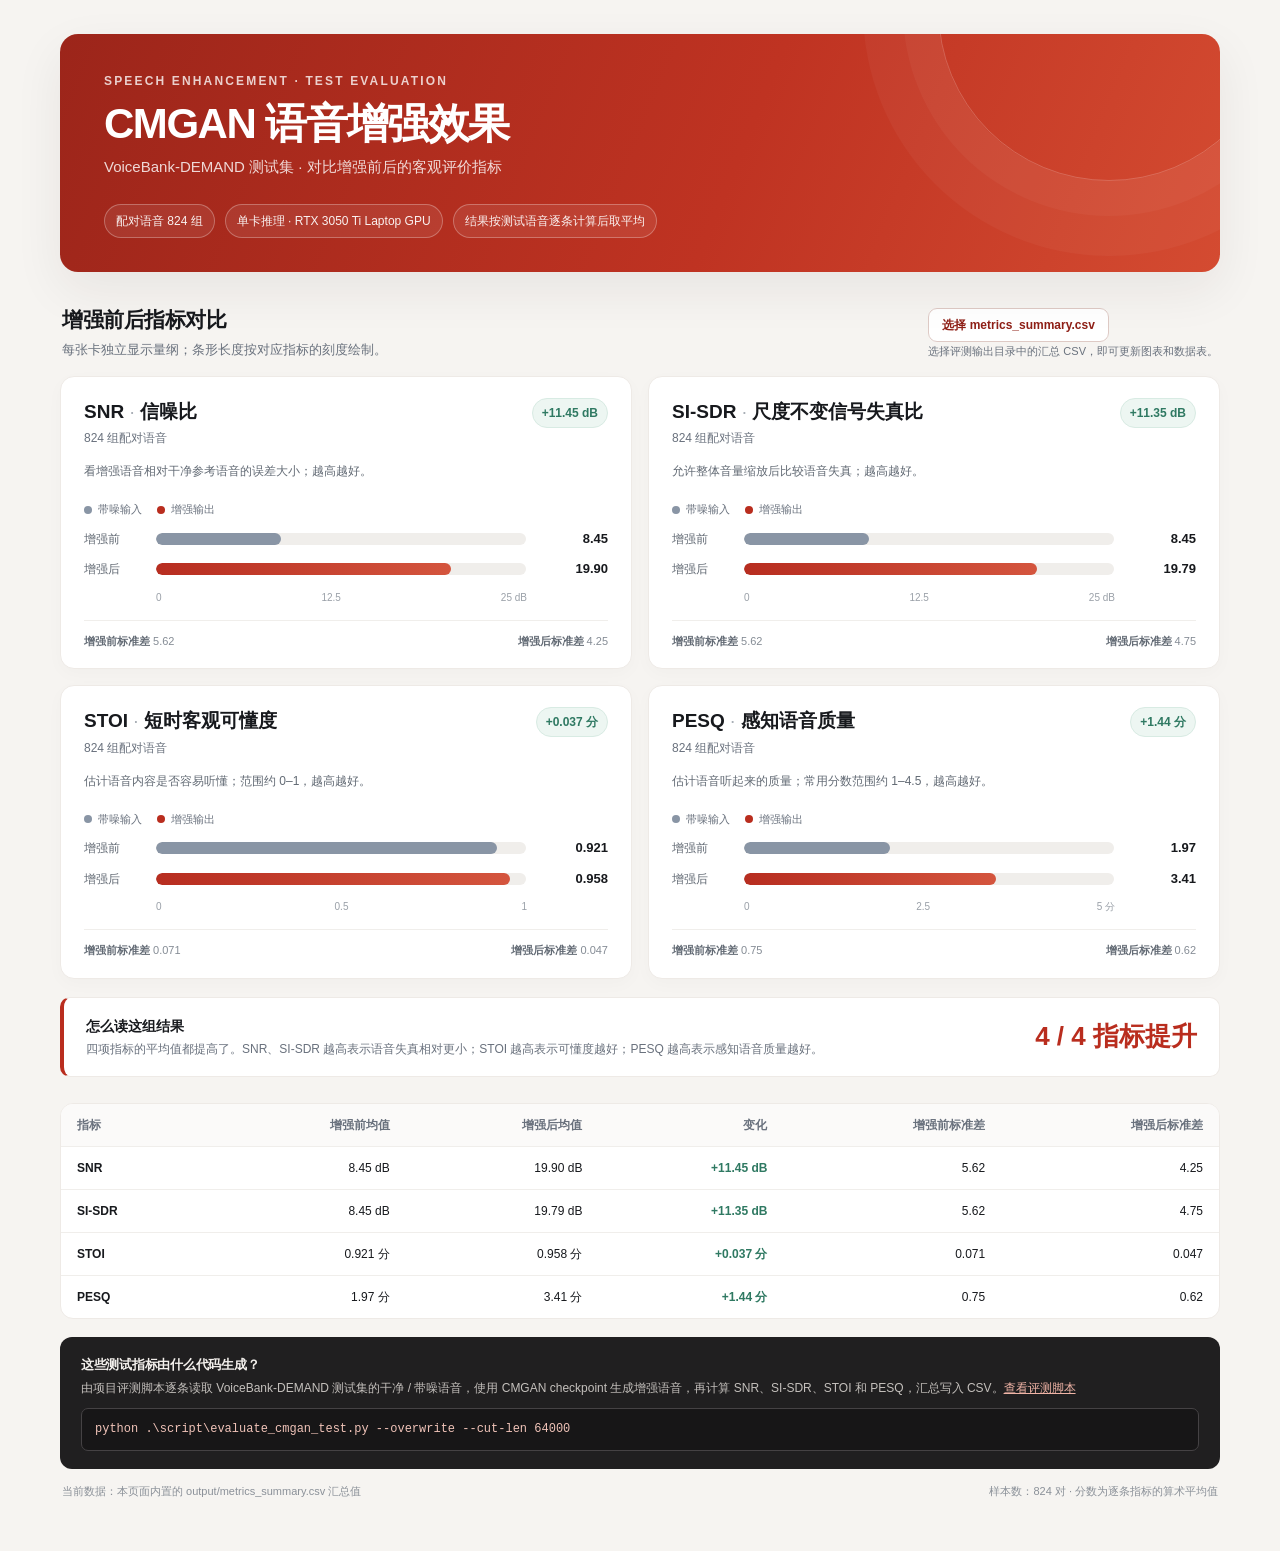
<file: experiments/01-speech-enhancement/reports/metrics_dashboard.html>
<!doctype html>
<html lang="zh-CN">
<head>
  <meta charset="utf-8">
  <meta name="viewport" content="width=device-width, initial-scale=1">
  <title>CMGAN 语音增强效果评估</title>
  <style>
    :root {
      --red: #b92d1e;
      --red-dark: #8f2017;
      --ink: #17191d;
      --muted: #69717d;
      --line: #e8e4df;
      --paper: #fff;
      --canvas: #f6f4f1;
      --blue: #8995a5;
      --green: #2f7962;
      --shadow: 0 18px 50px rgba(38, 29, 22, .07);
    }
    * { box-sizing: border-box; }
    body {
      margin: 0;
      color: var(--ink);
      background: var(--canvas);
      font-family: "Aptos", "Microsoft YaHei UI", "Noto Sans CJK SC", sans-serif;
      line-height: 1.5;
    }
    .page { width: min(1160px, calc(100% - 40px)); margin: 34px auto 52px; }
    .hero {
      position: relative;
      overflow: hidden;
      padding: 38px 44px 34px;
      color: white;
      background: linear-gradient(112deg, #9c251a 0%, #bf3322 58%, #d44b31 100%);
      border-radius: 18px;
      box-shadow: var(--shadow);
    }
    .hero::after {
      content: ""; position: absolute; width: 340px; height: 340px; right: -60px; top: -195px;
      border: 1px solid rgba(255,255,255,.2); border-radius: 50%;
      box-shadow: 0 0 0 35px rgba(255,255,255,.035), 0 0 0 75px rgba(255,255,255,.035);
    }
    .eyebrow { font-size: 12px; letter-spacing: .18em; text-transform: uppercase; opacity: .78; font-weight: 700; }
    h1 { margin: 10px 0 8px; font-size: clamp(28px, 4vw, 42px); letter-spacing: -.035em; line-height: 1.15; }
    .hero p { margin: 0; color: rgba(255,255,255,.82); font-size: 15px; }
    .hero-meta { display: flex; gap: 10px; flex-wrap: wrap; margin-top: 25px; }
    .pill { padding: 7px 11px; border: 1px solid rgba(255,255,255,.28); border-radius: 999px; color: rgba(255,255,255,.93); font-size: 12px; background: rgba(255,255,255,.08); }
    .section-head { display: flex; justify-content: space-between; align-items: end; gap: 18px; margin: 32px 2px 16px; }
    h2 { margin: 0; font-size: 21px; letter-spacing: -.02em; }
    .section-sub { margin: 5px 0 0; color: var(--muted); font-size: 13px; }
    .import-button {
      flex: 0 0 auto; border: 1px solid #decac5; border-radius: 9px; background: white; color: var(--red-dark);
      padding: 9px 13px; font: inherit; font-size: 12px; font-weight: 700; cursor: pointer;
    }
    .import-button:hover { background: #fff8f6; border-color: var(--red); }
    .csv-help { margin-top: 7px; color: var(--muted); font-size: 11px; }
    .cards { display: grid; grid-template-columns: repeat(2, minmax(0, 1fr)); gap: 16px; }
    .metric-card { background: var(--paper); border: 1px solid #eeeae6; border-radius: 14px; padding: 21px 23px 19px; box-shadow: 0 5px 18px rgba(38,29,22,.025); }
    .card-top { display: flex; justify-content: space-between; align-items: start; gap: 12px; }
    .metric-name { margin: 0; font-size: 19px; font-weight: 750; }
    .metric-full { margin-top: 3px; color: var(--muted); font-size: 12px; }
    .delta { color: var(--green); background: #edf6f2; border: 1px solid #d8ebe3; padding: 5px 9px; white-space: nowrap; border-radius: 999px; font-size: 12px; font-weight: 750; }
    .metric-note { margin: 15px 0 19px; min-height: 20px; color: #626a74; font-size: 12px; }
    .legend { display: flex; gap: 15px; margin: 0 0 11px; color: var(--muted); font-size: 11px; }
    .legend span { display: inline-flex; align-items: center; gap: 6px; }
    .dot { width: 8px; height: 8px; border-radius: 50%; display: inline-block; background: var(--blue); }
    .dot.enhanced { background: var(--red); }
    .bar-row { display: grid; grid-template-columns: 62px 1fr 72px; align-items: center; gap: 10px; margin: 11px 0; }
    .bar-label { color: #5f6771; font-size: 12px; }
    .track { position: relative; height: 12px; border-radius: 99px; background: #f0eeeb; overflow: hidden; }
    .bar { height: 100%; min-width: 2px; border-radius: inherit; transition: width .35s ease; }
    .bar.noisy { background: var(--blue); }
    .bar.enhanced { background: linear-gradient(90deg, #b72d20, #d4553e); }
    .bar-value { text-align: right; font-size: 13px; font-weight: 750; font-variant-numeric: tabular-nums; }
    .scale { display: flex; justify-content: space-between; margin: 1px 81px 0 72px; color: #9aa0a8; font-size: 10px; }
    .std { display: flex; justify-content: space-between; gap: 10px; margin-top: 15px; padding-top: 12px; border-top: 1px solid #f0eeeb; color: #858c95; font-size: 11px; }
    .std strong { color: #626a74; font-weight: 600; }
    .reading { display: grid; grid-template-columns: 1fr auto; gap: 22px; align-items: center; margin-top: 18px; padding: 18px 22px; background: #fff; border: 1px solid #eeeae6; border-left: 4px solid var(--red); border-radius: 10px; }
    .reading strong { display: block; margin-bottom: 3px; font-size: 14px; }
    .reading p { margin: 0; color: var(--muted); font-size: 12px; }
    .reading-mark { color: var(--red); font-size: 26px; font-weight: 800; white-space: nowrap; }
    .table-wrap { margin-top: 26px; overflow: hidden; background: white; border: 1px solid #eeeae6; border-radius: 13px; }
    .provenance { margin-top: 18px; padding: 18px 21px; background: #201f20; color: #f4f1ed; border-radius: 12px; }
    .provenance-title { margin: 0 0 5px; font-size: 13px; font-weight: 750; }
    .provenance p { margin: 0; color: #c4c0bc; font-size: 12px; }
    .provenance code { display: block; margin-top: 11px; padding: 11px 13px; overflow-x: auto; border: 1px solid #454244; border-radius: 7px; background: #171617; color: #f0c3b8; font: 12px/1.55 Consolas, "Cascadia Code", monospace; white-space: pre; }
    .provenance a { color: #f0b4a6; }
    table { width: 100%; border-collapse: collapse; font-size: 12px; }
    th, td { padding: 12px 16px; border-bottom: 1px solid #f0eeeb; text-align: right; font-variant-numeric: tabular-nums; }
    th { background: #fbfaf9; color: #69717d; font-weight: 650; }
    th:first-child, td:first-child { text-align: left; }
    tbody tr:last-child td { border-bottom: 0; }
    .positive { color: var(--green); font-weight: 750; }
    .foot { display: flex; justify-content: space-between; gap: 15px; margin: 14px 2px 0; color: #8a9098; font-size: 11px; }
    .toast { position: fixed; right: 22px; bottom: 22px; padding: 11px 15px; color: white; background: #252a30; border-radius: 9px; box-shadow: var(--shadow); font-size: 13px; opacity: 0; transform: translateY(8px); transition: .2s; pointer-events: none; }
    .toast.show { opacity: 1; transform: translateY(0); }
    @media (max-width: 740px) {
      .page { width: min(100% - 24px, 560px); margin-top: 12px; }
      .hero { padding: 27px 24px; border-radius: 14px; }
      .section-head { align-items: start; flex-direction: column; }
      .cards { grid-template-columns: 1fr; }
      .reading { grid-template-columns: 1fr; }
      .reading-mark { font-size: 22px; }
      .table-wrap { overflow-x: auto; }
      table { min-width: 620px; }
      .foot { flex-direction: column; }
    }
  </style>
</head>
<body>
  <main class="page">
    <header class="hero">
      <div class="eyebrow">Speech Enhancement · Test Evaluation</div>
      <h1>CMGAN 语音增强效果</h1>
      <p>VoiceBank-DEMAND 测试集 · 对比增强前后的客观评价指标</p>
      <div class="hero-meta">
        <span class="pill">配对语音 824 组</span>
        <span class="pill">单卡推理 · RTX 3050 Ti Laptop GPU</span>
        <span class="pill">结果按测试语音逐条计算后取平均</span>
      </div>
    </header>

    <section aria-labelledby="comparison-title">
      <div class="section-head">
        <div>
          <h2 id="comparison-title">增强前后指标对比</h2>
          <p class="section-sub">每张卡独立显示量纲；条形长度按对应指标的刻度绘制。</p>
        </div>
        <div>
          <label class="import-button" for="csv-file">选择 metrics_summary.csv</label>
          <input id="csv-file" type="file" accept=".csv,text/csv" hidden>
          <div class="csv-help">选择评测输出目录中的汇总 CSV，即可更新图表和数据表。</div>
        </div>
      </div>
      <div class="cards" id="metric-cards"></div>
    </section>

    <aside class="reading">
      <div>
        <strong>怎么读这组结果</strong>
        <p>四项指标的平均值都提高了。SNR、SI-SDR 越高表示语音失真相对更小；STOI 越高表示可懂度越好；PESQ 越高表示感知语音质量越好。</p>
      </div>
      <div class="reading-mark">4 / 4 指标提升</div>
    </aside>

    <section class="table-wrap" aria-label="指标数据表">
      <table>
        <thead><tr><th>指标</th><th>增强前均值</th><th>增强后均值</th><th>变化</th><th>增强前标准差</th><th>增强后标准差</th></tr></thead>
        <tbody id="metrics-table"></tbody>
      </table>
    </section>
    <section class="provenance" aria-label="指标生成方式">
      <h2 class="provenance-title">这些测试指标由什么代码生成？</h2>
      <p>由项目评测脚本逐条读取 VoiceBank-DEMAND 测试集的干净 / 带噪语音，使用 CMGAN checkpoint 生成增强语音，再计算 SNR、SI-SDR、STOI 和 PESQ，汇总写入 CSV。<a href="../script/evaluate_cmgan_test.py">查看评测脚本</a></p>
      <code>python .\script\evaluate_cmgan_test.py --overwrite --cut-len 64000</code>
    </section>
    <footer class="foot">
      <span id="source-note">当前数据：本页面内置的 output/metrics_summary.csv 汇总值</span>
      <span>样本数：824 对 · 分数为逐条指标的算术平均值</span>
    </footer>
  </main>
  <div class="toast" id="toast" role="status"></div>

  <script>
    const initialMetrics = [
      {metric:"SNR", unit:"dB", valid_pairs:824, noisy_mean:8.446054991990188, enhanced_mean:19.900906993909462, delta_mean:11.454852001919273, noisy_std:5.616971699487542, enhanced_std:4.245615173410879},
      {metric:"SI-SDR", unit:"dB", valid_pairs:824, noisy_mean:8.445114223244703, enhanced_mean:19.793707535817727, delta_mean:11.348593312573021, noisy_std:5.618226631925662, enhanced_std:4.750009569358662},
      {metric:"STOI", unit:"分", valid_pairs:824, noisy_mean:0.9210278256456221, enhanced_mean:0.9577897390049351, delta_mean:0.03676191335931306, noisy_std:0.07104671118638518, enhanced_std:0.047031423558345865},
      {metric:"PESQ", unit:"分", valid_pairs:824, noisy_mean:1.9705662403291868, enhanced_mean:3.4057637024851677, delta_mean:1.4351974621559809, noisy_std:0.7540210560447904, enhanced_std:0.6223302587185852}
    ];
    const details = {
      "SNR": {full:"信噪比", note:"看增强语音相对干净参考语音的误差大小；越高越好。", max:25, ticks:["0", "12.5", "25 dB"], digits:2, deltaDigits:2},
      "SI-SDR": {full:"尺度不变信号失真比", note:"允许整体音量缩放后比较语音失真；越高越好。", max:25, ticks:["0", "12.5", "25 dB"], digits:2, deltaDigits:2},
      "STOI": {full:"短时客观可懂度", note:"估计语音内容是否容易听懂；范围约 0–1，越高越好。", max:1, ticks:["0", "0.5", "1"], digits:3, deltaDigits:3},
      "PESQ": {full:"感知语音质量", note:"估计语音听起来的质量；常用分数范围约 1–4.5，越高越好。", max:5, ticks:["0", "2.5", "5 分"], digits:2, deltaDigits:2}
    };
    let metrics = initialMetrics;
    const fmt = (value, digits) => Number(value).toFixed(digits);
    function render() {
      const cards = document.getElementById("metric-cards");
      cards.innerHTML = metrics.map((item, index) => {
        const d = details[item.metric] || {full:item.metric, note:"增强前后指标对比。", max:Math.max(item.noisy_mean, item.enhanced_mean) * 1.2, ticks:["0", "", ""], digits:2, deltaDigits:2};
        const noisyWidth = Math.max(0, Math.min(100, item.noisy_mean / d.max * 100));
        const enhancedWidth = Math.max(0, Math.min(100, item.enhanced_mean / d.max * 100));
        const delta = Number(item.delta_mean);
        const deltaText = `${delta >= 0 ? "+" : ""}${fmt(delta, d.deltaDigits)} ${item.unit}`;
        return `<article class="metric-card">
          <div class="card-top"><div><h3 class="metric-name">${item.metric} <span style="color:#a9afb6;font-weight:500">·</span> ${d.full}</h3><div class="metric-full">${item.valid_pairs} 组配对语音</div></div><span class="delta">${deltaText}</span></div>
          <p class="metric-note">${d.note}</p>
          <div class="legend"><span><i class="dot"></i>带噪输入</span><span><i class="dot enhanced"></i>增强输出</span></div>
          <div class="bar-row"><span class="bar-label">增强前</span><div class="track"><div class="bar noisy" style="width:${noisyWidth}%"></div></div><span class="bar-value">${fmt(item.noisy_mean, d.digits)}</span></div>
          <div class="bar-row"><span class="bar-label">增强后</span><div class="track"><div class="bar enhanced" style="width:${enhancedWidth}%"></div></div><span class="bar-value">${fmt(item.enhanced_mean, d.digits)}</span></div>
          <div class="scale"><span>${d.ticks[0]}</span><span>${d.ticks[1]}</span><span>${d.ticks[2]}</span></div>
          <div class="std"><span><strong>增强前标准差</strong> ${fmt(item.noisy_std, d.digits)}</span><span><strong>增强后标准差</strong> ${fmt(item.enhanced_std, d.digits)}</span></div>
        </article>`;
      }).join("");
      document.getElementById("metrics-table").innerHTML = metrics.map(item => {
        const d = details[item.metric] || {digits:2, deltaDigits:2};
        const delta = Number(item.delta_mean);
        return `<tr><td><strong>${item.metric}</strong></td><td>${fmt(item.noisy_mean,d.digits)} ${item.unit}</td><td>${fmt(item.enhanced_mean,d.digits)} ${item.unit}</td><td class="${delta >= 0 ? "positive" : ""}">${delta >= 0 ? "+" : ""}${fmt(delta,d.deltaDigits)} ${item.unit}</td><td>${fmt(item.noisy_std,d.digits)}</td><td>${fmt(item.enhanced_std,d.digits)}</td></tr>`;
      }).join("");
      document.querySelector(".reading-mark").textContent = `${metrics.filter(x => Number(x.delta_mean) > 0).length} / ${metrics.length} 指标提升`;
    }
    function parseCsv(text) {
      const lines = text.trim().split(/\r?\n/);
      const headers = lines.shift().split(",").map(x => x.trim());
      return lines.filter(Boolean).map(line => {
        const cells = line.split(",");
        return Object.fromEntries(headers.map((key, i) => [key, cells[i]?.trim()]));
      }).map(row => Object.fromEntries(Object.entries(row).map(([key, value]) => [key, ["metric", "unit"].includes(key) ? value : Number(value)])));
    }
    document.getElementById("csv-file").addEventListener("change", async event => {
      const file = event.target.files[0];
      if (!file) return;
      try {
        const parsed = parseCsv(await file.text());
        if (!parsed.length || !parsed.every(row => details[row.metric])) throw new Error("CSV 字段或指标名称不匹配");
        metrics = parsed;
        render();
        document.getElementById("source-note").textContent = `当前数据：${file.name}`;
        const toast = document.getElementById("toast");
        toast.textContent = `已载入 ${parsed.length} 项指标`;
        toast.classList.add("show");
        setTimeout(() => toast.classList.remove("show"), 2400);
      } catch (error) {
        alert(`无法读取该 CSV：${error.message}`);
      } finally { event.target.value = ""; }
    });
    render();
  </script>
</body>
</html>
</file>
